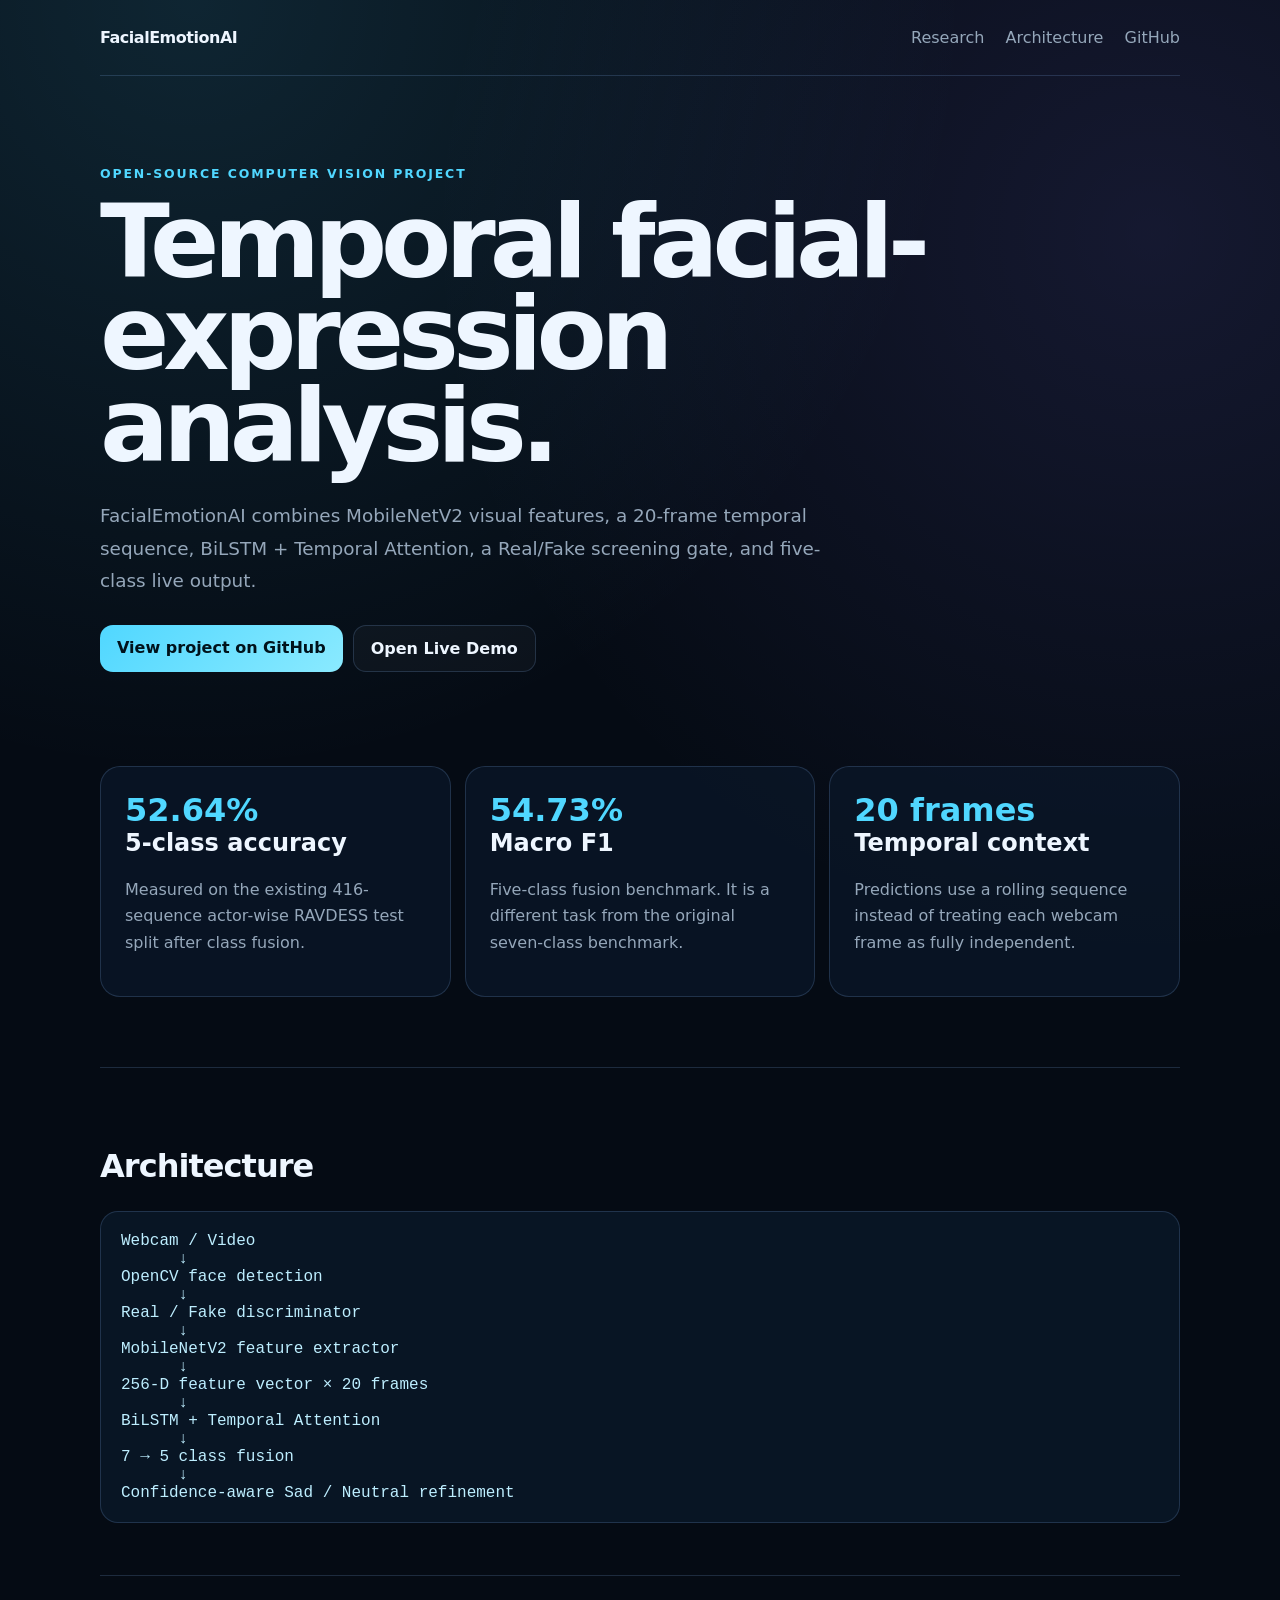
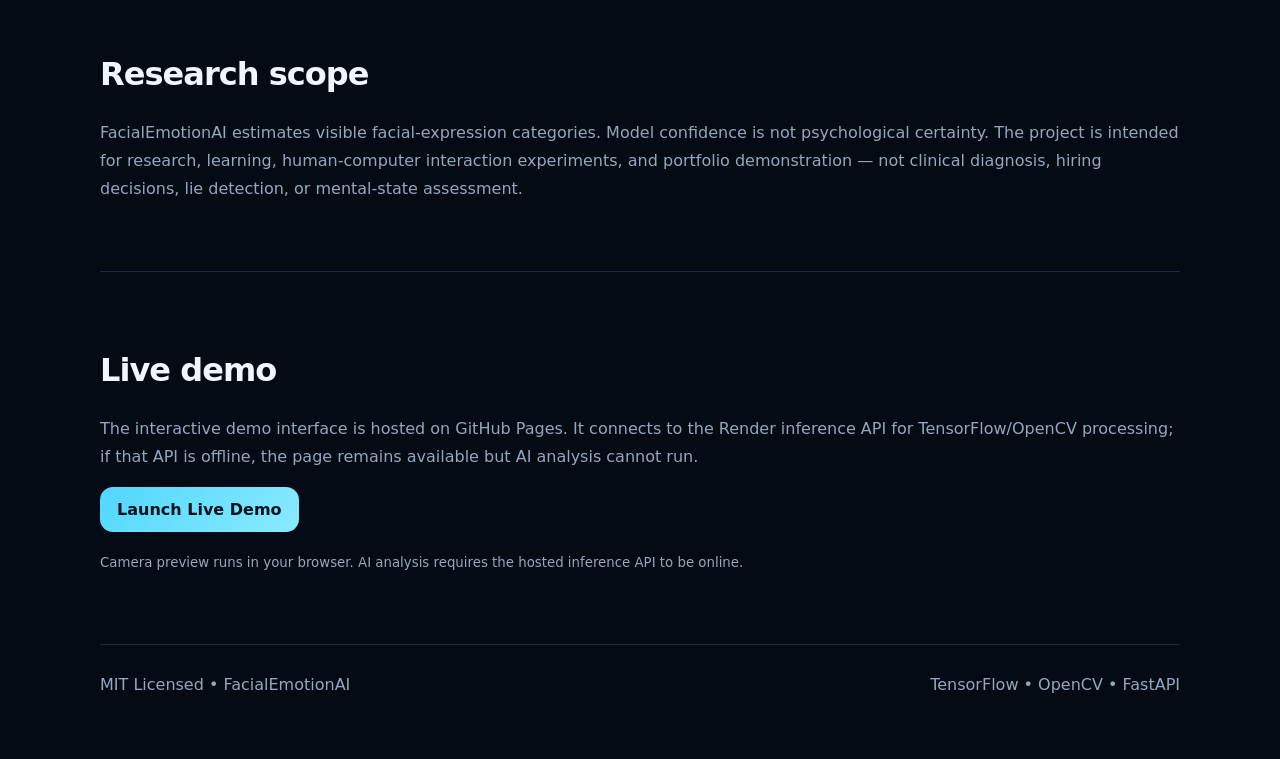
<file: docs/index.html>
<!doctype html>
<html lang="en">
<head>
  <meta charset="utf-8">
  <meta name="viewport" content="width=device-width, initial-scale=1">
  <meta name="robots" content="index,follow">
  <meta name="theme-color" content="#07111f">
  <meta name="description" content="FacialEmotionAI is an open-source temporal facial-expression analysis project using MobileNetV2, BiLSTM attention, anti-spoofing, and five-class live inference.">
  <meta property="og:title" content="FacialEmotionAI — Temporal Facial Expression Analysis">
  <meta property="og:description" content="Open-source webcam and video facial-expression analysis with temporal attention and anti-spoofing.">
  <meta property="og:type" content="website">
  <meta property="og:url" content="https://arianharashchi-lang.github.io/FacialEmotionAI/">
  <link rel="canonical" href="https://arianharashchi-lang.github.io/FacialEmotionAI/">
  <title>FacialEmotionAI — Temporal Facial Expression Analysis</title>
  <style>
    :root{color-scheme:dark;--bg:#050b14;--text:#eef6ff;--muted:#95a7ba;--line:rgba(137,186,255,.18);--accent:#50d7ff;--purple:#8b7cff}
    *{box-sizing:border-box}body{margin:0;min-height:100vh;font-family:Inter,ui-sans-serif,system-ui,-apple-system,"Segoe UI",sans-serif;color:var(--text);background:radial-gradient(circle at 15% 0%,rgba(80,215,255,.13),transparent 30%),radial-gradient(circle at 90% 10%,rgba(139,124,255,.12),transparent 30%),var(--bg)}
    .wrap{width:min(1080px,calc(100% - 32px));margin:auto}.nav{height:76px;display:flex;align-items:center;justify-content:space-between;border-bottom:1px solid var(--line)}.brand{font-weight:850;letter-spacing:-.03em}.nav a{color:var(--muted);text-decoration:none;margin-left:16px}
    .hero{padding:90px 0 70px;max-width:900px}.eyebrow{font-size:.78rem;letter-spacing:.15em;color:var(--accent);font-weight:800}.hero h1{font-size:clamp(3rem,8vw,7rem);line-height:.9;letter-spacing:-.06em;margin:15px 0 28px}.lead{font-size:1.15rem;line-height:1.75;color:var(--muted);max-width:760px}
    .actions{display:flex;gap:10px;flex-wrap:wrap;margin-top:28px}.btn{display:inline-flex;padding:13px 17px;border-radius:13px;text-decoration:none;font-weight:800}.primary{background:linear-gradient(135deg,var(--accent),#8aeaff);color:#00121b}.secondary{border:1px solid var(--line);color:var(--text);background:rgba(255,255,255,.03)}
    .grid{display:grid;grid-template-columns:repeat(3,1fr);gap:14px;margin:24px 0 70px}.card{border:1px solid var(--line);border-radius:20px;background:rgba(12,25,43,.65);padding:24px;min-height:180px}.card h2{margin-top:0}.card p{color:var(--muted);line-height:1.65}.metric{font-size:2rem;font-weight:850;color:var(--accent)}
    .section{padding:52px 0;border-top:1px solid var(--line)}.section h2{font-size:2rem;letter-spacing:-.03em}.pipeline{font-family:ui-monospace,SFMono-Regular,Menlo,monospace;color:#bdeeff;background:#081524;border:1px solid var(--line);border-radius:18px;padding:20px;overflow:auto;white-space:pre}.note{color:var(--muted);line-height:1.75}
    footer{padding:30px 0 50px;border-top:1px solid var(--line);color:var(--muted);display:flex;justify-content:space-between;gap:14px}
    @media(max-width:760px){.grid{grid-template-columns:1fr}.hero{padding-top:55px}.nav-links{display:none}footer{flex-direction:column}}
  </style>
</head>
<body>
  <div class="wrap">
    <nav class="nav">
      <div class="brand">FacialEmotionAI</div>
      <div class="nav-links">
        <a href="#research">Research</a>
        <a href="#architecture">Architecture</a>
        <a href="https://github.com/arianharashchi-lang/FacialEmotionAI">GitHub</a>
      </div>
    </nav>

    <main>
      <section class="hero">
        <div class="eyebrow">OPEN-SOURCE COMPUTER VISION PROJECT</div>
        <h1>Temporal facial-expression analysis.</h1>
        <p class="lead">
          FacialEmotionAI combines MobileNetV2 visual features, a 20-frame temporal sequence, BiLSTM + Temporal Attention, a Real/Fake screening gate, and five-class live output.
        </p>
        <div class="actions">
          <a class="btn primary" href="https://github.com/arianharashchi-lang/FacialEmotionAI">View project on GitHub</a>
          <a class="btn secondary" href="./demo.html">Open Live Demo</a>
        </div>
      </section>

      <section class="grid">
        <article class="card"><div class="metric">52.64%</div><h2>5-class accuracy</h2><p>Measured on the existing 416-sequence actor-wise RAVDESS test split after class fusion.</p></article>
        <article class="card"><div class="metric">54.73%</div><h2>Macro F1</h2><p>Five-class fusion benchmark. It is a different task from the original seven-class benchmark.</p></article>
        <article class="card"><div class="metric">20 frames</div><h2>Temporal context</h2><p>Predictions use a rolling sequence instead of treating each webcam frame as fully independent.</p></article>
      </section>

      <section id="architecture" class="section">
        <h2>Architecture</h2>
        <div class="pipeline">Webcam / Video
      ↓
OpenCV face detection
      ↓
Real / Fake discriminator
      ↓
MobileNetV2 feature extractor
      ↓
256-D feature vector × 20 frames
      ↓
BiLSTM + Temporal Attention
      ↓
7 → 5 class fusion
      ↓
Confidence-aware Sad / Neutral refinement</div>
      </section>

      <section id="research" class="section">
        <h2>Research scope</h2>
        <p class="note">
          FacialEmotionAI estimates visible facial-expression categories. Model confidence is not psychological certainty. The project is intended for research, learning, human-computer interaction experiments, and portfolio demonstration — not clinical diagnosis, hiring decisions, lie detection, or mental-state assessment.
        </p>
      </section>

      <section id="live-demo" class="section">
        <h2>Live demo</h2>
        <p class="note">
          The interactive demo interface is hosted on GitHub Pages. It connects to the Render inference API for TensorFlow/OpenCV processing; if that API is offline, the page remains available but AI analysis cannot run.
        </p>
        <a class="btn primary" href="./demo.html">Launch Live Demo</a>
        <p class="note"><small>Camera preview runs in your browser. AI analysis requires the hosted inference API to be online.</small></p>
      </section>
    </main>

    <footer>
      <span>MIT Licensed • FacialEmotionAI</span>
      <span>TensorFlow • OpenCV • FastAPI</span>
    </footer>
  </div>
</body>
</html>
</file>
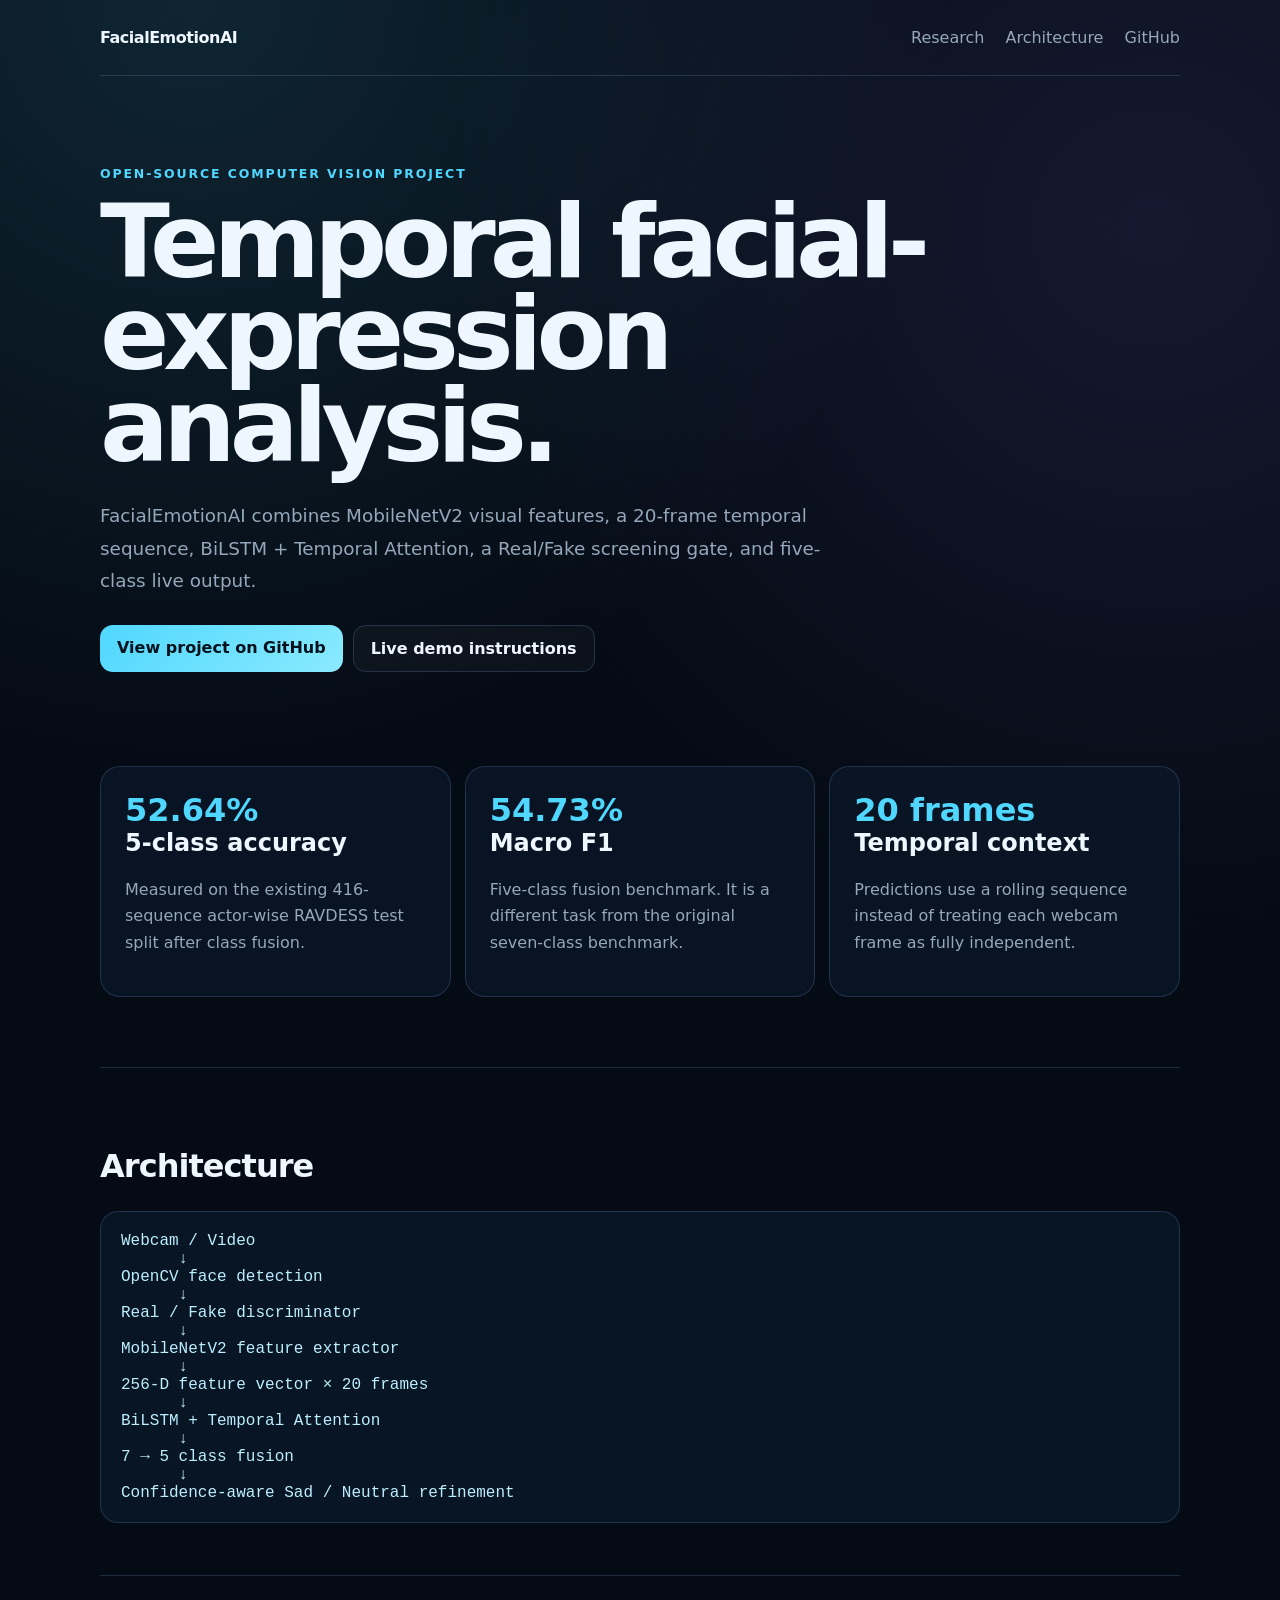
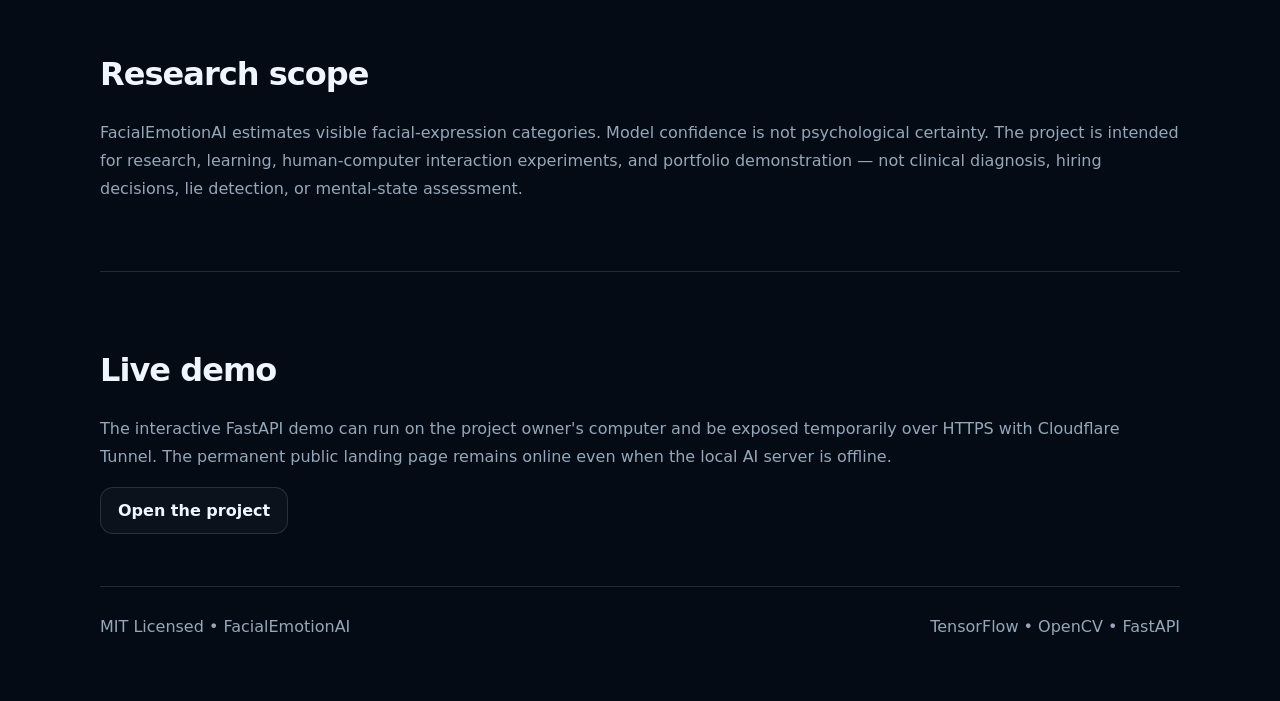
<file: site/index.html>
<!doctype html>
<html lang="en">
<head>
  <meta charset="utf-8">
  <meta name="viewport" content="width=device-width, initial-scale=1">
  <meta name="robots" content="index,follow">
  <meta name="theme-color" content="#07111f">
  <meta name="description" content="FacialEmotionAI is an open-source temporal facial-expression analysis project using MobileNetV2, BiLSTM attention, anti-spoofing, and five-class live inference.">
  <meta property="og:title" content="FacialEmotionAI — Temporal Facial Expression Analysis">
  <meta property="og:description" content="Open-source webcam and video facial-expression analysis with temporal attention and anti-spoofing.">
  <meta property="og:type" content="website">
  <title>FacialEmotionAI — Temporal Facial Expression Analysis</title>
  <style>
    :root{color-scheme:dark;--bg:#050b14;--text:#eef6ff;--muted:#95a7ba;--line:rgba(137,186,255,.18);--accent:#50d7ff;--purple:#8b7cff}
    *{box-sizing:border-box}body{margin:0;min-height:100vh;font-family:Inter,ui-sans-serif,system-ui,-apple-system,"Segoe UI",sans-serif;color:var(--text);background:radial-gradient(circle at 15% 0%,rgba(80,215,255,.13),transparent 30%),radial-gradient(circle at 90% 10%,rgba(139,124,255,.12),transparent 30%),var(--bg)}
    .wrap{width:min(1080px,calc(100% - 32px));margin:auto}.nav{height:76px;display:flex;align-items:center;justify-content:space-between;border-bottom:1px solid var(--line)}.brand{font-weight:850;letter-spacing:-.03em}.nav a{color:var(--muted);text-decoration:none;margin-left:16px}
    .hero{padding:90px 0 70px;max-width:900px}.eyebrow{font-size:.78rem;letter-spacing:.15em;color:var(--accent);font-weight:800}.hero h1{font-size:clamp(3rem,8vw,7rem);line-height:.9;letter-spacing:-.06em;margin:15px 0 28px}.lead{font-size:1.15rem;line-height:1.75;color:var(--muted);max-width:760px}
    .actions{display:flex;gap:10px;flex-wrap:wrap;margin-top:28px}.btn{display:inline-flex;padding:13px 17px;border-radius:13px;text-decoration:none;font-weight:800}.primary{background:linear-gradient(135deg,var(--accent),#8aeaff);color:#00121b}.secondary{border:1px solid var(--line);color:var(--text);background:rgba(255,255,255,.03)}
    .grid{display:grid;grid-template-columns:repeat(3,1fr);gap:14px;margin:24px 0 70px}.card{border:1px solid var(--line);border-radius:20px;background:rgba(12,25,43,.65);padding:24px;min-height:180px}.card h2{margin-top:0}.card p{color:var(--muted);line-height:1.65}.metric{font-size:2rem;font-weight:850;color:var(--accent)}
    .section{padding:52px 0;border-top:1px solid var(--line)}.section h2{font-size:2rem;letter-spacing:-.03em}.pipeline{font-family:ui-monospace,SFMono-Regular,Menlo,monospace;color:#bdeeff;background:#081524;border:1px solid var(--line);border-radius:18px;padding:20px;overflow:auto;white-space:pre}.note{color:var(--muted);line-height:1.75}
    footer{padding:30px 0 50px;border-top:1px solid var(--line);color:var(--muted);display:flex;justify-content:space-between;gap:14px}
    @media(max-width:760px){.grid{grid-template-columns:1fr}.hero{padding-top:55px}.nav-links{display:none}footer{flex-direction:column}}
  </style>
</head>
<body>
  <div class="wrap">
    <nav class="nav">
      <div class="brand">FacialEmotionAI</div>
      <div class="nav-links">
        <a href="#research">Research</a>
        <a href="#architecture">Architecture</a>
        <a href="https://github.com/arianharashchi-lang/FacialEmotionAI">GitHub</a>
      </div>
    </nav>

    <main>
      <section class="hero">
        <div class="eyebrow">OPEN-SOURCE COMPUTER VISION PROJECT</div>
        <h1>Temporal facial-expression analysis.</h1>
        <p class="lead">
          FacialEmotionAI combines MobileNetV2 visual features, a 20-frame temporal sequence, BiLSTM + Temporal Attention, a Real/Fake screening gate, and five-class live output.
        </p>
        <div class="actions">
          <a class="btn primary" href="https://github.com/arianharashchi-lang/FacialEmotionAI">View project on GitHub</a>
          <a class="btn secondary" href="#live-demo">Live demo instructions</a>
        </div>
      </section>

      <section class="grid">
        <article class="card"><div class="metric">52.64%</div><h2>5-class accuracy</h2><p>Measured on the existing 416-sequence actor-wise RAVDESS test split after class fusion.</p></article>
        <article class="card"><div class="metric">54.73%</div><h2>Macro F1</h2><p>Five-class fusion benchmark. It is a different task from the original seven-class benchmark.</p></article>
        <article class="card"><div class="metric">20 frames</div><h2>Temporal context</h2><p>Predictions use a rolling sequence instead of treating each webcam frame as fully independent.</p></article>
      </section>

      <section id="architecture" class="section">
        <h2>Architecture</h2>
        <div class="pipeline">Webcam / Video
      ↓
OpenCV face detection
      ↓
Real / Fake discriminator
      ↓
MobileNetV2 feature extractor
      ↓
256-D feature vector × 20 frames
      ↓
BiLSTM + Temporal Attention
      ↓
7 → 5 class fusion
      ↓
Confidence-aware Sad / Neutral refinement</div>
      </section>

      <section id="research" class="section">
        <h2>Research scope</h2>
        <p class="note">
          FacialEmotionAI estimates visible facial-expression categories. Model confidence is not psychological certainty. The project is intended for research, learning, human-computer interaction experiments, and portfolio demonstration — not clinical diagnosis, hiring decisions, lie detection, or mental-state assessment.
        </p>
      </section>

      <section id="live-demo" class="section">
        <h2>Live demo</h2>
        <p class="note">
          The interactive FastAPI demo can run on the project owner's computer and be exposed temporarily over HTTPS with Cloudflare Tunnel. The permanent public landing page remains online even when the local AI server is offline.
        </p>
        <a class="btn secondary" href="https://github.com/arianharashchi-lang/FacialEmotionAI">Open the project</a>
      </section>
    </main>

    <footer>
      <span>MIT Licensed • FacialEmotionAI</span>
      <span>TensorFlow • OpenCV • FastAPI</span>
    </footer>
  </div>
</body>
</html>
</file>
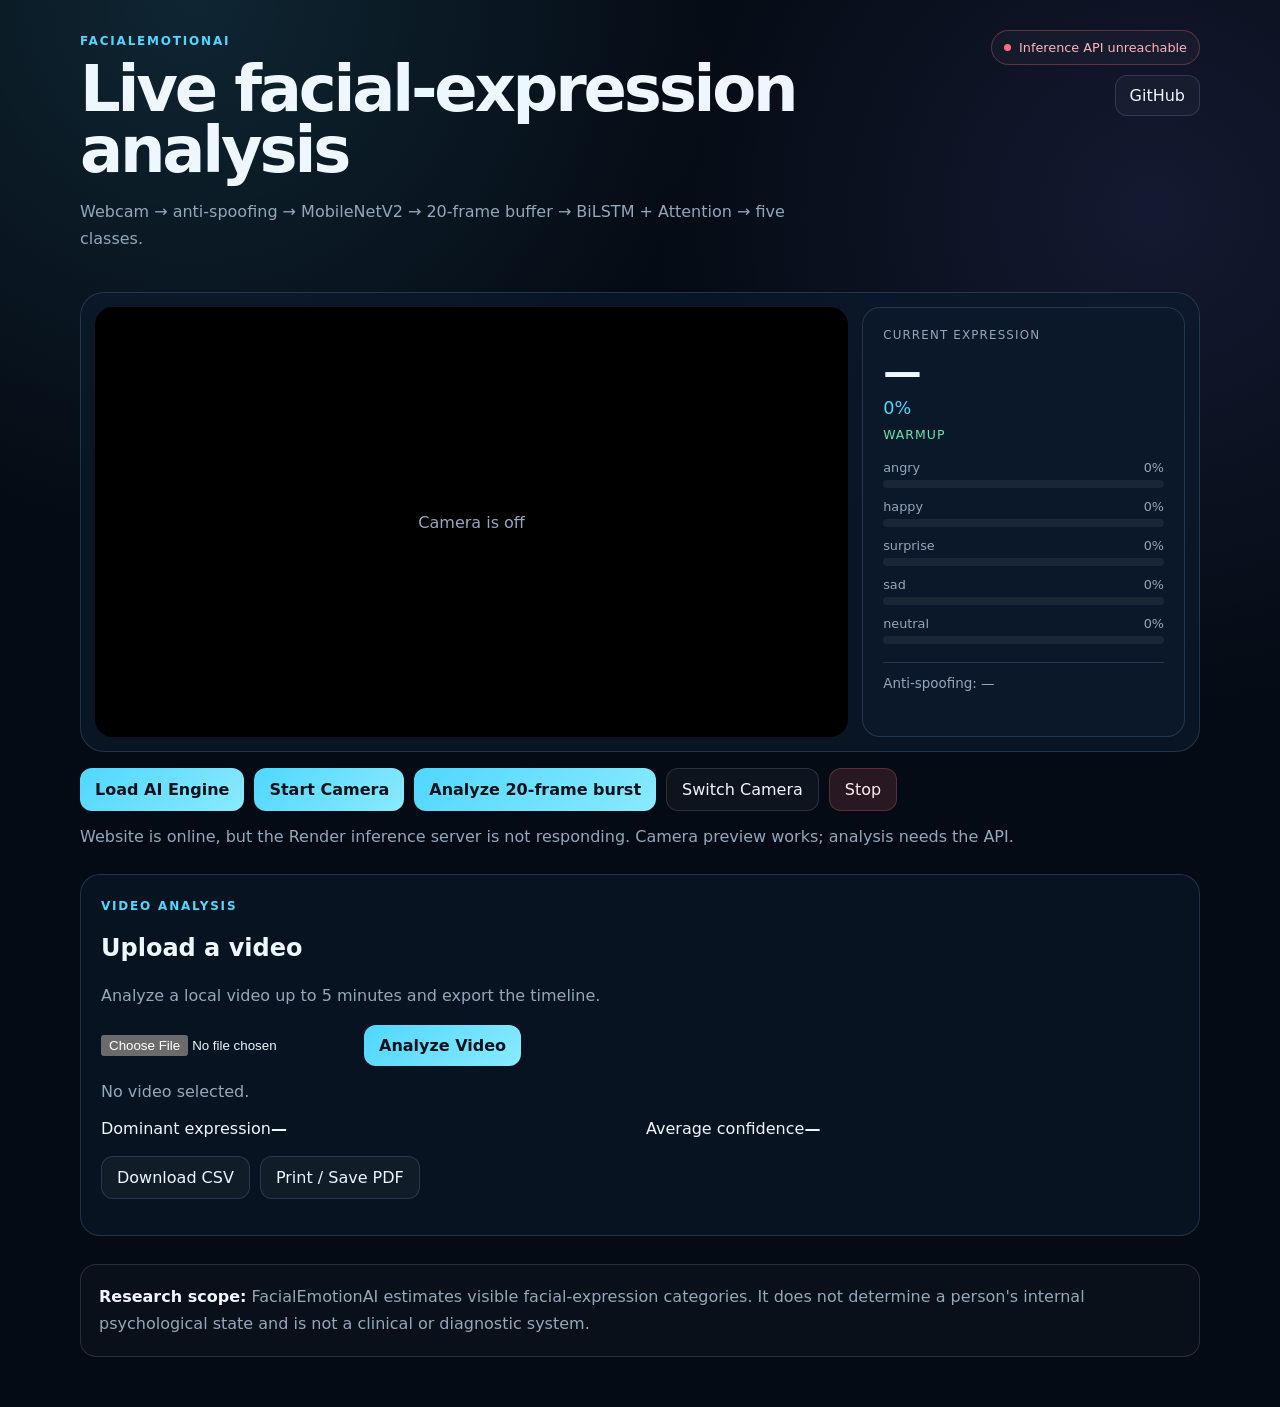
<file: docs/demo.html>
<!doctype html>
<html lang="en">
<head>
  <meta charset="utf-8">
  <meta name="viewport" content="width=device-width, initial-scale=1">
  <title>FacialEmotionAI Live Demo</title>
  <meta name="description" content="Live temporal facial-expression analysis demo for FacialEmotionAI.">
  <link rel="stylesheet" href="./style.css">
</head>
<body>
  <main class="wrap">
    <header>
      <div>
        <span class="eyebrow">FACIALEMOTIONAI</span>
        <h1>Live facial-expression analysis</h1>
        <p class="lead">Webcam → anti-spoofing → MobileNetV2 → 20-frame buffer → BiLSTM + Attention → five classes.</p>
      </div>
      <div class="header-actions"><span id="backendBadge" class="backend-badge">Checking inference API…</span><a class="github" href="https://github.com/arianharashchi-lang/FacialEmotionAI" target="_blank" rel="noreferrer">GitHub</a></div>
    </header>

    <section class="panel">
      <div class="camera">
        <video id="video" autoplay playsinline muted></video>
        <canvas id="canvas" hidden></canvas>
        <div id="overlay" class="overlay">Camera is off</div>
      </div>

      <aside class="result">
        <div class="kicker">Current expression</div>
        <div id="emotion" class="emotion">—</div>
        <div id="confidence" class="confidence">0%</div>
        <div id="reliability" class="reliability">WARMUP</div>
        <div id="bars"></div>
        <div id="spoof" class="spoof">Anti-spoofing: —</div>
      </aside>
    </section>

    <section class="controls">
      <button id="load" class="primary">Load AI Engine</button>
      <button id="start" class="primary">Start Camera</button>
      <button id="analyze" class="primary">Analyze 20-frame burst</button>
      <button id="switch">Switch Camera</button>
      <button id="stop" class="danger">Stop</button>
    </section>

    <p id="status" class="status">Checking the inference service…</p>

    <section class="upload-section" style="margin-top:28px;padding:20px;border:1px solid rgba(137,186,255,.18);border-radius:20px;background:rgba(12,25,43,.62)">
      <div class="upload-head">
        <div>
          <span class="eyebrow">VIDEO ANALYSIS</span>
          <h2>Upload a video</h2>
          <p class="lead small">Analyze a local video up to 5 minutes and export the timeline.</p>
        </div>
      </div>

      <div class="upload-controls" style="display:flex;gap:10px;flex-wrap:wrap;align-items:center">
        <input id="videoFile" type="file" accept="video/*">
        <button id="analyzeVideo" class="primary">Analyze Video</button>
      </div>
      <p id="videoStatus" class="status">No video selected.</p>

      <div id="videoResult" class="video-result" style="margin-top:18px">
        <div class="summary-grid" style="display:grid;grid-template-columns:repeat(2,minmax(0,1fr));gap:12px;margin:18px 0">
          <div><span>Dominant expression</span><strong id="videoDominant">—</strong></div>
          <div><span>Average confidence</span><strong id="videoConfidence">—</strong></div>
        </div>
        <div id="videoBars"></div>
        <div class="controls">
          <button id="downloadCsv">Download CSV</button>
          <button id="printReport">Print / Save PDF</button>
        </div>
        <div id="timeline" class="timeline"></div>
      </div>
    </section>

    <section class="note">
      <strong>Research scope:</strong>
      FacialEmotionAI estimates visible facial-expression categories. It does not determine a person's internal psychological state and is not a clinical or diagnostic system.
    </section>
  </main>

  <script src="./app.js"></script>
</body>
</html>
</file>
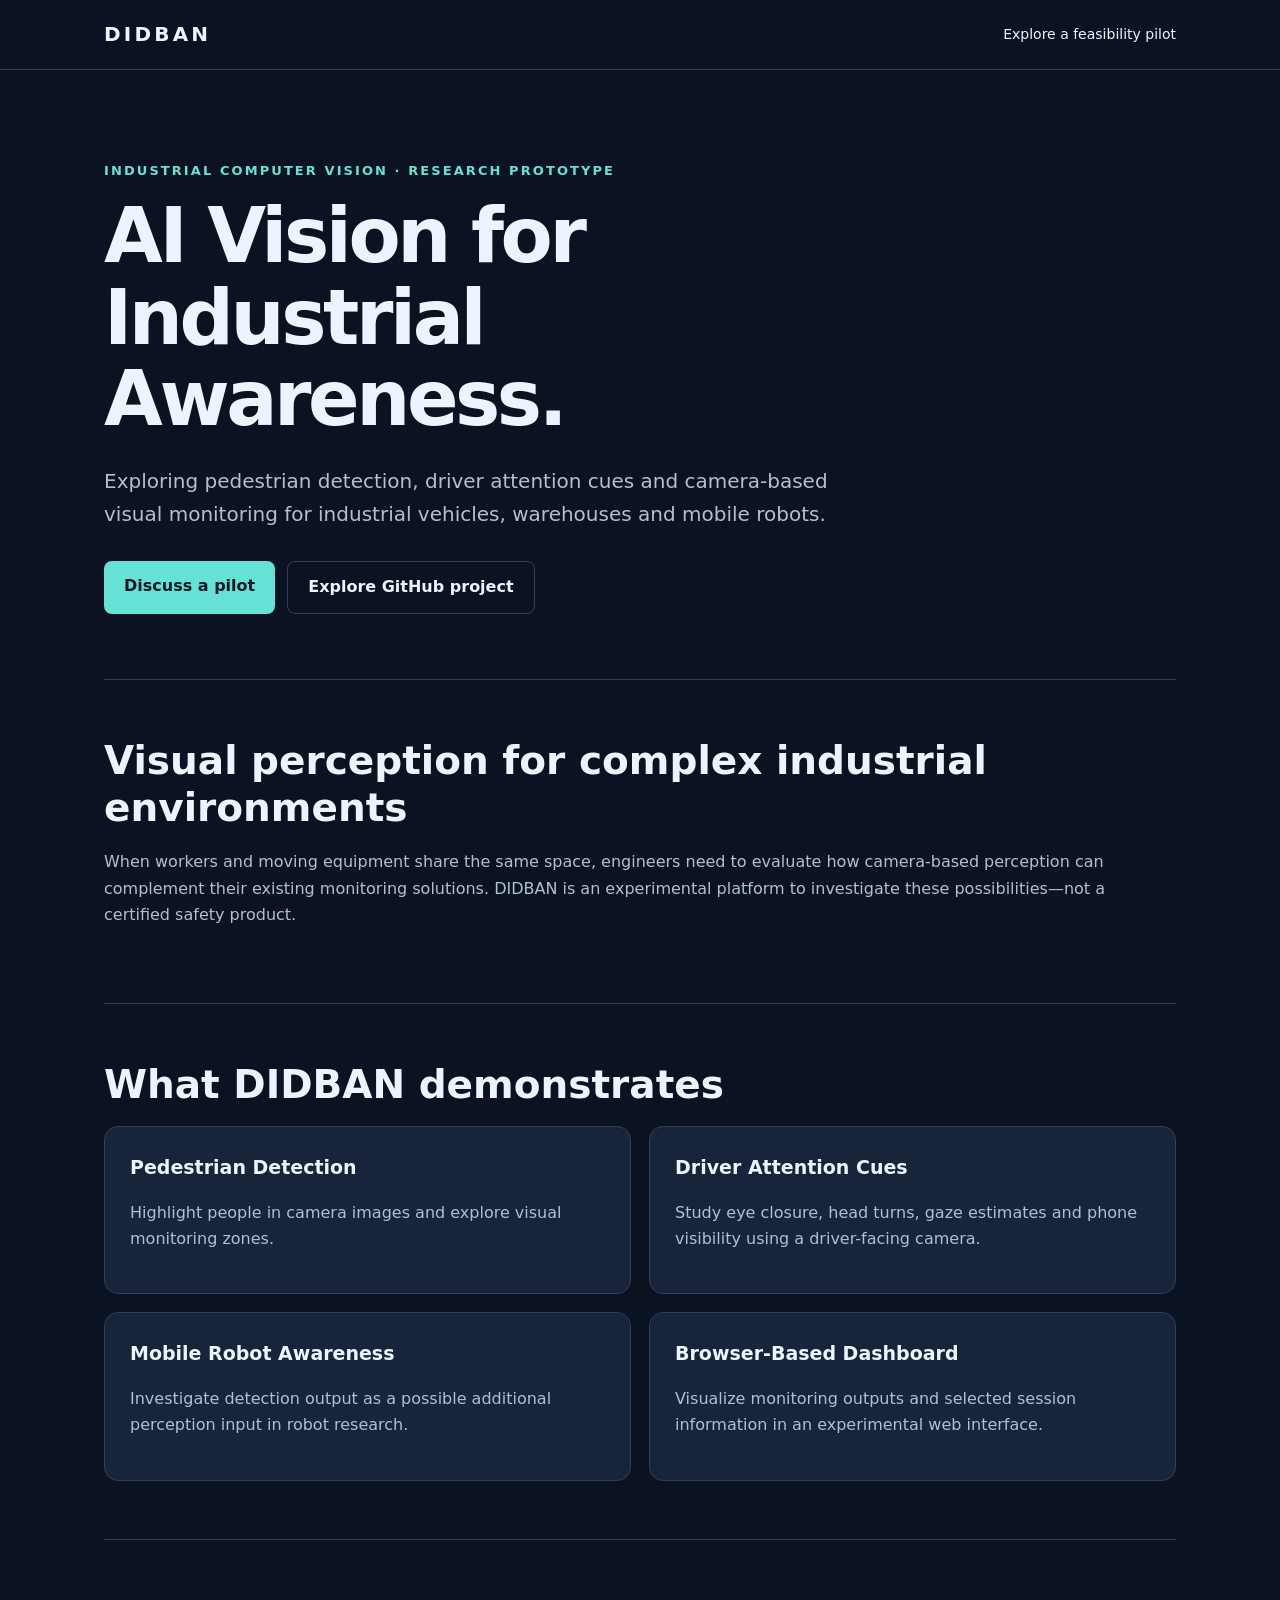
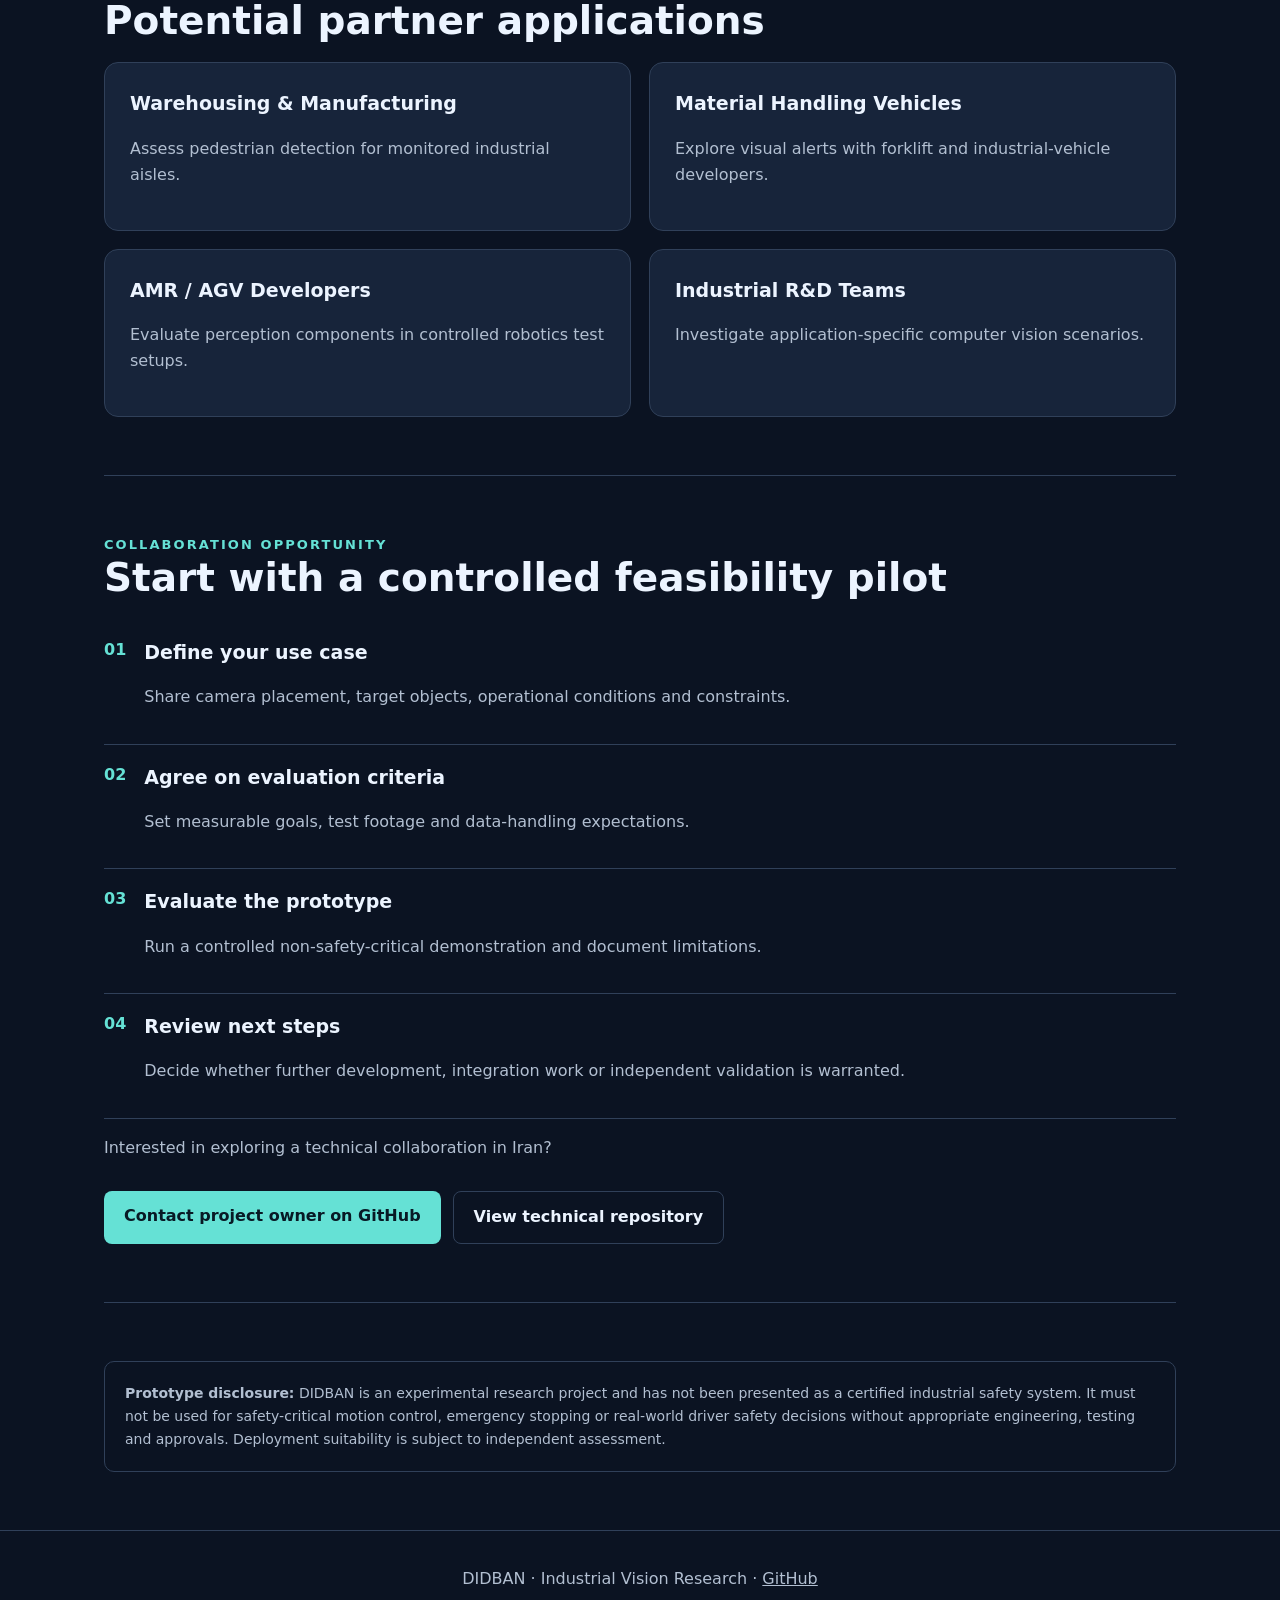
<file: docs/didban-industrial-pilot.html>
<!doctype html>
<html lang="en"><head><meta charset="utf-8"><meta name="viewport" content="width=device-width, initial-scale=1"><meta name="description" content="DIDBAN explores AI-powered pedestrian awareness, driver monitoring and visual perception for industrial vehicles and mobile robots."><title>DIDBAN | Industrial AI Vision Pilot</title>
<style>
:root{color-scheme:dark;--ink:#ecf4ff;--muted:#b2bfd1;--bg:#0b1322;--panel:#17243a;--cyan:#65e1d5;--edge:#304059}*{box-sizing:border-box}html{scroll-behavior:smooth}body{margin:0;background:var(--bg);color:var(--ink);font:16px/1.65 system-ui,-apple-system,Segoe UI,sans-serif}a{color:inherit}header{border-bottom:1px solid var(--edge)}nav{max-width:1120px;margin:auto;padding:18px 24px;display:flex;align-items:center;justify-content:space-between;gap:15px}nav strong{letter-spacing:.16em;font-size:20px}nav a{text-decoration:none;font-size:14px}.btn{display:inline-block;padding:12px 20px;border-radius:8px;background:var(--cyan);color:#081925;text-decoration:none;font-weight:750}.secondary{background:transparent;color:var(--ink);border:1px solid var(--edge)}main{max-width:1120px;margin:auto;padding:0 24px}.hero{padding:90px 0 65px;max-width:850px}.eyebrow{color:var(--cyan);text-transform:uppercase;letter-spacing:.16em;font-size:13px;font-weight:700}h1{font-size:clamp(40px,7vw,76px);line-height:1.07;letter-spacing:-.045em;margin:14px 0 26px}h2{font-size:clamp(27px,4vw,39px);line-height:1.2;margin:0 0 18px}h3{margin:0 0 10px;font-size:19px}.lead{font-size:20px;color:var(--muted);max-width:760px}p{color:var(--muted)}.actions{display:flex;gap:12px;flex-wrap:wrap;margin-top:30px}section{padding:58px 0;border-top:1px solid var(--edge)}.grid{display:grid;grid-template-columns:repeat(2,minmax(0,1fr));gap:18px}.tile{background:var(--panel);border:1px solid var(--edge);padding:25px;border-radius:14px}.step{display:flex;gap:18px;padding:17px 0;border-bottom:1px solid var(--edge)}.num{font-weight:800;color:var(--cyan)}.notice{padding:20px;border:1px solid var(--edge);border-radius:10px;font-size:14px;color:var(--muted)}footer{padding:35px 24px;text-align:center;color:var(--muted);border-top:1px solid var(--edge)}@media(max-width:650px){.grid{grid-template-columns:1fr}.hero{padding:65px 0 46px}.lead{font-size:18px}nav{flex-wrap:wrap}}
</style></head>
<body><header><nav><strong>DIDBAN</strong><a href="#pilot">Explore a feasibility pilot</a></nav></header><main>
<div class="hero"><div class="eyebrow">Industrial Computer Vision · Research Prototype</div><h1>AI Vision for Industrial Awareness.</h1><p class="lead">Exploring pedestrian detection, driver attention cues and camera-based visual monitoring for industrial vehicles, warehouses and mobile robots.</p><div class="actions"><a class="btn" href="#pilot">Discuss a pilot</a><a class="btn secondary" href="https://github.com/arianharashchi-lang/Driver_-monitoring">Explore GitHub project</a></div></div>
<section><h2>Visual perception for complex industrial environments</h2><p>When workers and moving equipment share the same space, engineers need to evaluate how camera-based perception can complement their existing monitoring solutions. DIDBAN is an experimental platform to investigate these possibilities—not a certified safety product.</p></section>
<section id="capabilities"><h2>What DIDBAN demonstrates</h2><div class="grid"><article class="tile"><h3>Pedestrian Detection</h3><p>Highlight people in camera images and explore visual monitoring zones.</p></article><article class="tile"><h3>Driver Attention Cues</h3><p>Study eye closure, head turns, gaze estimates and phone visibility using a driver-facing camera.</p></article><article class="tile"><h3>Mobile Robot Awareness</h3><p>Investigate detection output as a possible additional perception input in robot research.</p></article><article class="tile"><h3>Browser-Based Dashboard</h3><p>Visualize monitoring outputs and selected session information in an experimental web interface.</p></article></div></section>
<section><h2>Potential partner applications</h2><div class="grid"><div class="tile"><h3>Warehousing & Manufacturing</h3><p>Assess pedestrian detection for monitored industrial aisles.</p></div><div class="tile"><h3>Material Handling Vehicles</h3><p>Explore visual alerts with forklift and industrial-vehicle developers.</p></div><div class="tile"><h3>AMR / AGV Developers</h3><p>Evaluate perception components in controlled robotics test setups.</p></div><div class="tile"><h3>Industrial R&D Teams</h3><p>Investigate application-specific computer vision scenarios.</p></div></div></section>
<section id="pilot"><div class="eyebrow">Collaboration opportunity</div><h2>Start with a controlled feasibility pilot</h2><div class="step"><span class="num">01</span><div><h3>Define your use case</h3><p>Share camera placement, target objects, operational conditions and constraints.</p></div></div><div class="step"><span class="num">02</span><div><h3>Agree on evaluation criteria</h3><p>Set measurable goals, test footage and data-handling expectations.</p></div></div><div class="step"><span class="num">03</span><div><h3>Evaluate the prototype</h3><p>Run a controlled non-safety-critical demonstration and document limitations.</p></div></div><div class="step"><span class="num">04</span><div><h3>Review next steps</h3><p>Decide whether further development, integration work or independent validation is warranted.</p></div></div><p>Interested in exploring a technical collaboration in Iran?</p><div class="actions"><a class="btn" href="https://github.com/arianharashchi-lang">Contact project owner on GitHub</a><a class="btn secondary" href="https://github.com/arianharashchi-lang/Driver_-monitoring">View technical repository</a></div></section>
<section><div class="notice"><strong>Prototype disclosure:</strong> DIDBAN is an experimental research project and has not been presented as a certified industrial safety system. It must not be used for safety-critical motion control, emergency stopping or real-world driver safety decisions without appropriate engineering, testing and approvals. Deployment suitability is subject to independent assessment.</div></section></main><footer>DIDBAN · Industrial Vision Research · <a href="https://github.com/arianharashchi-lang/Driver_-monitoring">GitHub</a></footer></body></html>
</file>
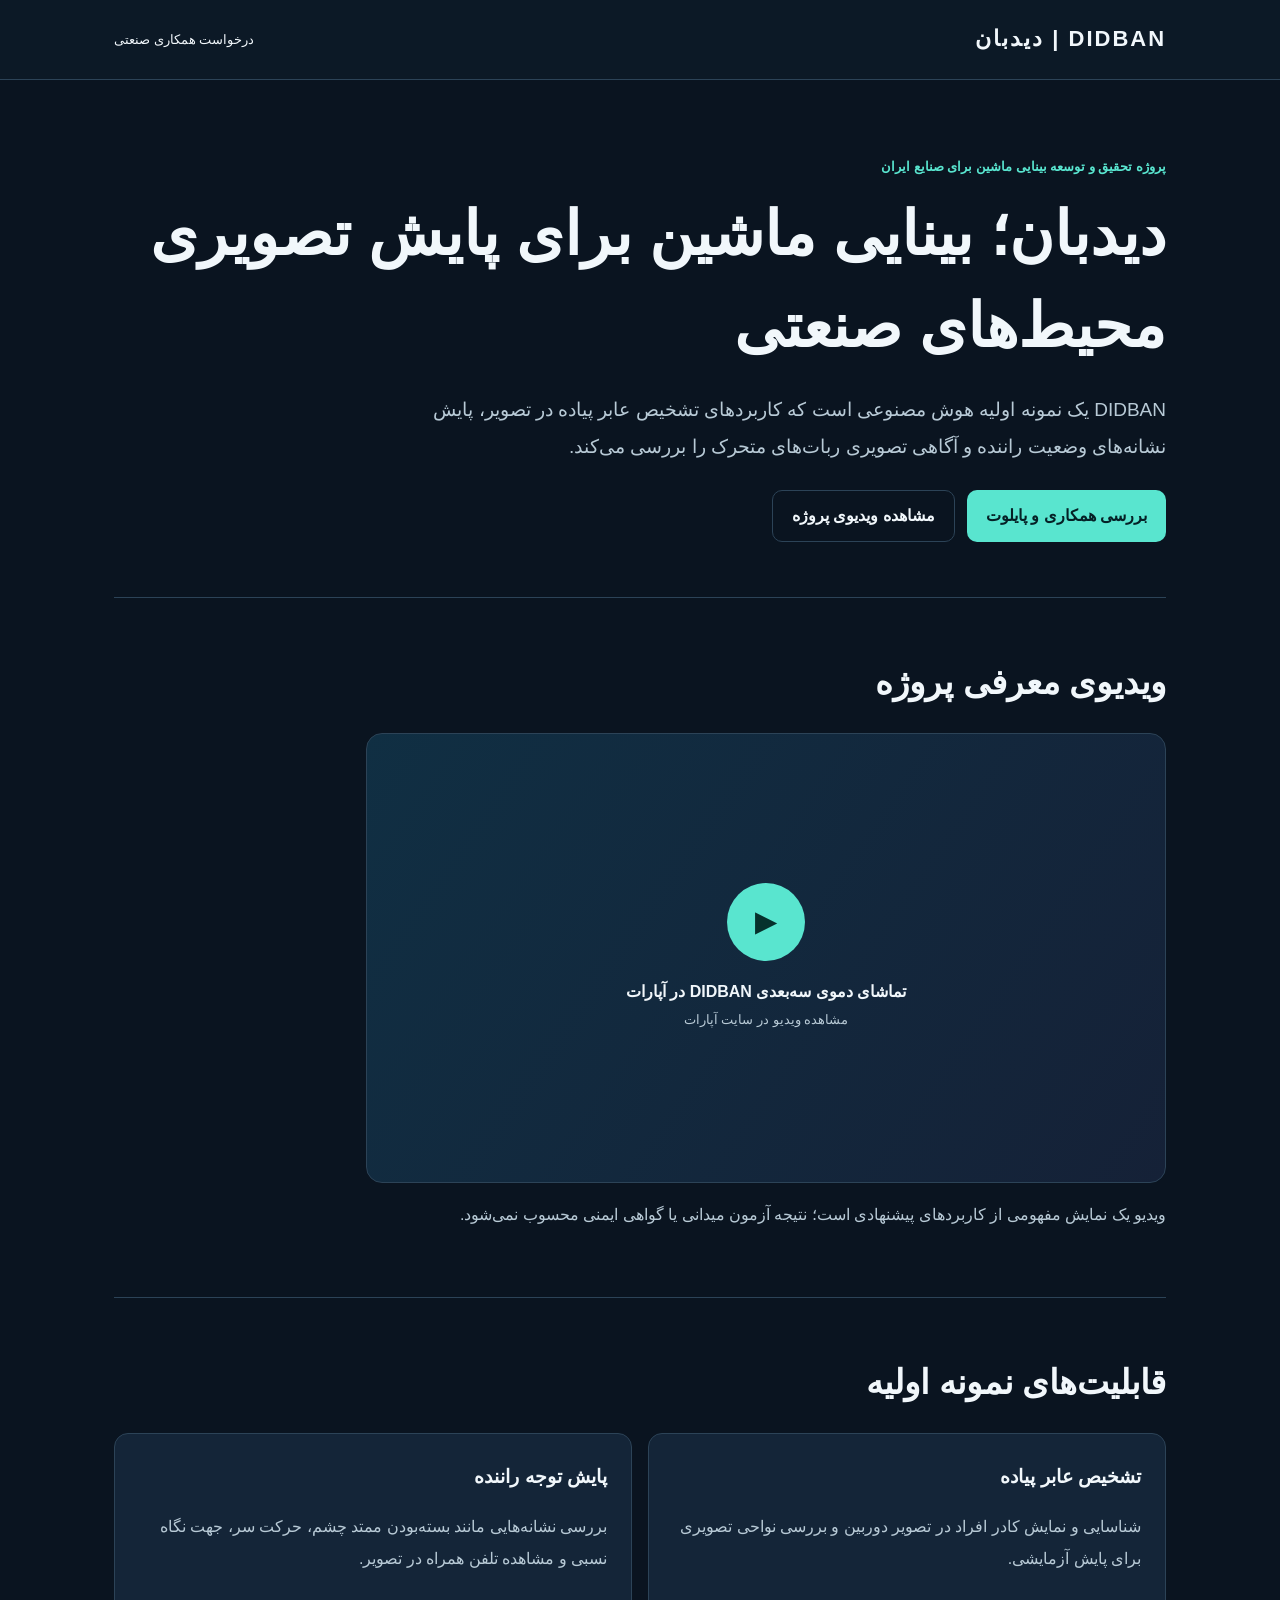
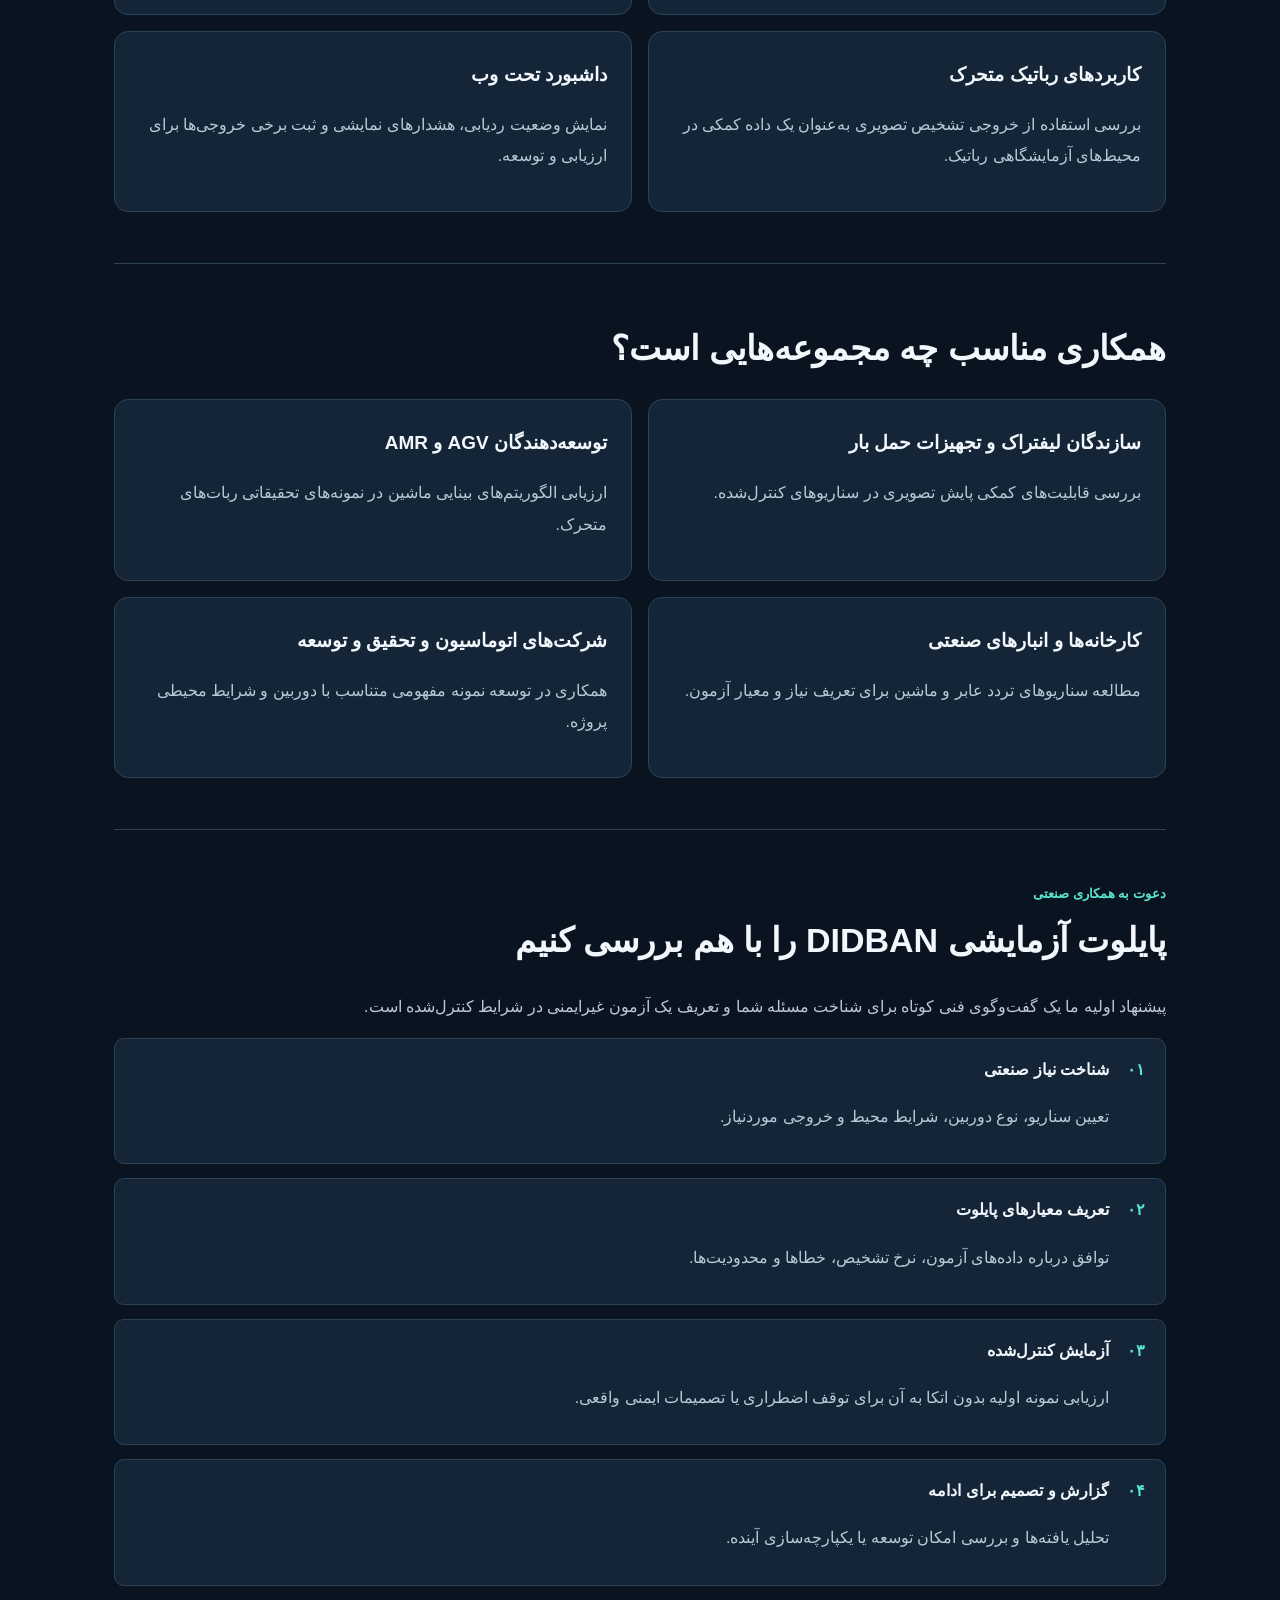
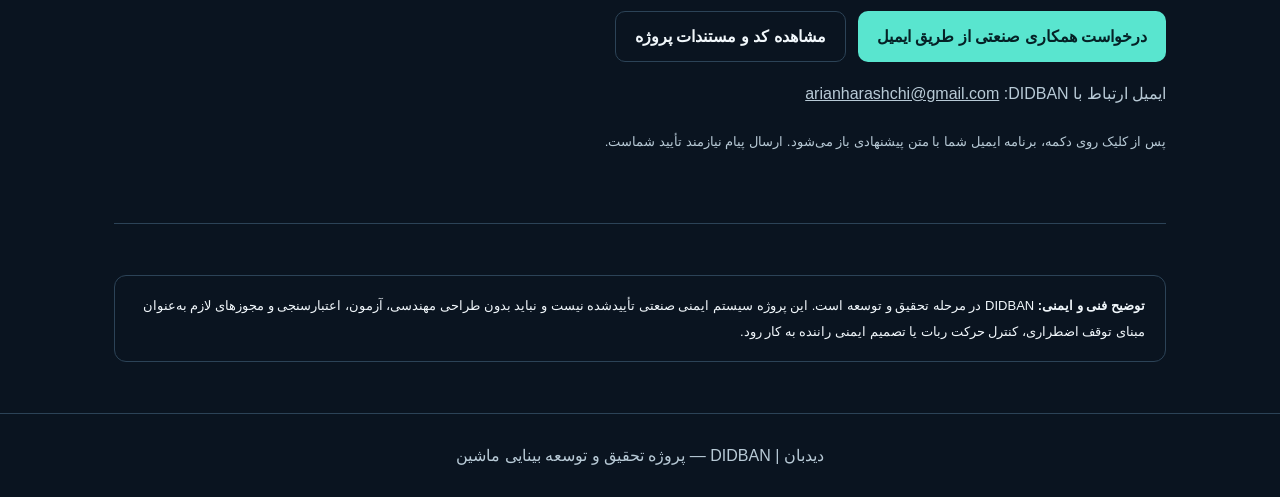
<file: docs/didban-iran.html>
<!doctype html>
<html lang="fa" dir="rtl">
<head>
<meta charset="utf-8"><meta name="viewport" content="width=device-width, initial-scale=1">
<meta name="description" content="DIDBAN | دیدبان: نمونه اولیه بینایی ماشین برای تشخیص عابر پیاده، پایش وضعیت راننده و کاربردهای رباتیک و صنعتی. درخواست بررسی پایلوت آزمایشی.">
<title>دیدبان DIDBAN | بینایی ماشین برای صنعت و رباتیک</title>
<style>
:root{color-scheme:dark;--bg:#0a1420;--card:#142538;--line:#2c4357;--text:#f1f7fb;--muted:#b8cad6;--accent:#59e5cf}*{box-sizing:border-box}html{scroll-behavior:smooth}body{margin:0;background:var(--bg);color:var(--text);font-family:Tahoma,"Segoe UI",sans-serif;line-height:1.95}a{color:inherit}header{border-bottom:1px solid var(--line);background:#0c1926}nav{max-width:1100px;margin:auto;padding:18px 24px;display:flex;justify-content:space-between;gap:15px;align-items:center}nav strong{letter-spacing:.09em;font-size:22px}nav a{font-size:13px;text-decoration:none}main{max-width:1100px;margin:auto;padding:0 24px}.hero{padding:74px 0 55px}.eyebrow{color:var(--accent);font-size:13px;font-weight:bold}h1{font-size:clamp(34px,6vw,61px);line-height:1.5;margin:10px 0}h2{font-size:clamp(24px,3vw,34px);margin:0 0 18px}h3{font-size:19px;margin:0 0 8px}.lead{font-size:19px;max-width:800px}p,li{color:var(--muted)}.buttons{display:flex;flex-wrap:wrap;gap:12px;margin-top:25px}.btn{display:inline-flex;align-items:center;justify-content:center;min-height:46px;padding:9px 19px;background:var(--accent);color:#052126;text-decoration:none;border-radius:10px;font-weight:800}.btn.outline{border:1px solid var(--line);color:var(--text);background:transparent}section{padding:51px 0;border-top:1px solid var(--line)}.grid{display:grid;grid-template-columns:repeat(2,minmax(0,1fr));gap:16px}.card{background:var(--card);border:1px solid var(--line);border-radius:14px;padding:24px}.video{aspect-ratio:16/9;max-width:800px;background:linear-gradient(125deg,#102f43,#152137);border:1px solid var(--line);border-radius:16px;display:flex;align-items:center;justify-content:center;flex-direction:column;text-align:center;padding:22px;text-decoration:none}.play{width:78px;height:78px;border-radius:50%;display:grid;place-items:center;color:#06312c;background:var(--accent);font-size:29px;margin-bottom:15px}.steps{display:grid;gap:14px}.step{display:flex;gap:18px;background:var(--card);border:1px solid var(--line);border-radius:10px;padding:15px 20px}.num{color:var(--accent);font-weight:800}.disclaimer{font-size:13px;border:1px solid var(--line);border-radius:12px;padding:17px 20px}footer{border-top:1px solid var(--line);text-align:center;color:var(--muted);padding:26px}small{color:var(--muted)}@media(max-width:700px){.grid{grid-template-columns:1fr}.hero{padding:48px 0 35px}nav{flex-wrap:wrap}}
</style></head>
<body><header><nav><strong>DIDBAN | دیدبان</strong><a href="#contact">درخواست همکاری صنعتی</a></nav></header>
<main>
<div class="hero"><div class="eyebrow">پروژه تحقیق و توسعه بینایی ماشین برای صنایع ایران</div><h1>دیدبان؛ بینایی ماشین برای پایش تصویری محیط‌های صنعتی</h1><p class="lead">DIDBAN یک نمونه اولیه هوش مصنوعی است که کاربردهای تشخیص عابر پیاده در تصویر، پایش نشانه‌های وضعیت راننده و آگاهی تصویری ربات‌های متحرک را بررسی می‌کند.</p><div class="buttons"><a class="btn" href="#contact">بررسی همکاری و پایلوت</a><a class="btn outline" href="#video">مشاهده ویدیوی پروژه</a></div></div>
<section id="video"><h2>ویدیوی معرفی پروژه</h2><a class="video" href="https://aparat.com/v/rvcr253" target="_blank" rel="noopener noreferrer" aria-label="تماشای ویدیو DIDBAN در آپارات"><span class="play">▶</span><strong>تماشای دموی سه‌بعدی DIDBAN در آپارات</strong><small>مشاهده ویدیو در سایت آپارات</small></a><p>ویدیو یک نمایش مفهومی از کاربردهای پیشنهادی است؛ نتیجه آزمون میدانی یا گواهی ایمنی محسوب نمی‌شود.</p></section>
<section><h2>قابلیت‌های نمونه اولیه</h2><div class="grid">
<article class="card"><h3>تشخیص عابر پیاده</h3><p>شناسایی و نمایش کادر افراد در تصویر دوربین و بررسی نواحی تصویری برای پایش آزمایشی.</p></article>
<article class="card"><h3>پایش توجه راننده</h3><p>بررسی نشانه‌هایی مانند بسته‌بودن ممتد چشم، حرکت سر، جهت نگاه نسبی و مشاهده تلفن همراه در تصویر.</p></article>
<article class="card"><h3>کاربردهای رباتیک متحرک</h3><p>بررسی استفاده از خروجی تشخیص تصویری به‌عنوان یک داده کمکی در محیط‌های آزمایشگاهی رباتیک.</p></article>
<article class="card"><h3>داشبورد تحت وب</h3><p>نمایش وضعیت ردیابی، هشدارهای نمایشی و ثبت برخی خروجی‌ها برای ارزیابی و توسعه.</p></article>
</div></section>
<section><h2>همکاری مناسب چه مجموعه‌هایی است؟</h2><div class="grid">
<div class="card"><h3>سازندگان لیفتراک و تجهیزات حمل بار</h3><p>بررسی قابلیت‌های کمکی پایش تصویری در سناریوهای کنترل‌شده.</p></div>
<div class="card"><h3>توسعه‌دهندگان AGV و AMR</h3><p>ارزیابی الگوریتم‌های بینایی ماشین در نمونه‌های تحقیقاتی ربات‌های متحرک.</p></div>
<div class="card"><h3>کارخانه‌ها و انبارهای صنعتی</h3><p>مطالعه سناریوهای تردد عابر و ماشین برای تعریف نیاز و معیار آزمون.</p></div>
<div class="card"><h3>شرکت‌های اتوماسیون و تحقیق و توسعه</h3><p>همکاری در توسعه نمونه مفهومی متناسب با دوربین و شرایط محیطی پروژه.</p></div>
</div></section>
<section id="contact"><div class="eyebrow">دعوت به همکاری صنعتی</div><h2>پایلوت آزمایشی DIDBAN را با هم بررسی کنیم</h2><p>پیشنهاد اولیه ما یک گفت‌وگوی فنی کوتاه برای شناخت مسئله شما و تعریف یک آزمون غیرایمنی در شرایط کنترل‌شده است.</p><div class="steps"><div class="step"><span class="num">۰۱</span><div><strong>شناخت نیاز صنعتی</strong><p>تعیین سناریو، نوع دوربین، شرایط محیط و خروجی موردنیاز.</p></div></div><div class="step"><span class="num">۰۲</span><div><strong>تعریف معیارهای پایلوت</strong><p>توافق درباره داده‌های آزمون، نرخ تشخیص، خطاها و محدودیت‌ها.</p></div></div><div class="step"><span class="num">۰۳</span><div><strong>آزمایش کنترل‌شده</strong><p>ارزیابی نمونه اولیه بدون اتکا به آن برای توقف اضطراری یا تصمیمات ایمنی واقعی.</p></div></div><div class="step"><span class="num">۰۴</span><div><strong>گزارش و تصمیم برای ادامه</strong><p>تحلیل یافته‌ها و بررسی امکان توسعه یا یکپارچه‌سازی آینده.</p></div></div></div>
<div class="buttons"><a class="btn" href="mailto:arianharashchi@gmail.com?subject=%D8%AF%D8%B1%D8%AE%D9%88%D8%A7%D8%B3%D8%AA%20%D9%87%D9%85%DA%A9%D8%A7%D8%B1%DB%8C%20%D8%B5%D9%86%D8%B9%D8%AA%DB%8C%20%D8%A8%D8%A7%20%D9%BE%D8%B1%D9%88%DA%98%D9%87%20DIDBAN&body=%D8%B3%D9%84%D8%A7%D9%85%D8%8C%0A%0A%D9%85%D8%A7%DB%8C%D9%84%20%D9%87%D8%B3%D8%AA%DB%8C%D9%85%20%D8%AF%D8%B1%D8%A8%D8%A7%D8%B1%D9%87%20%D9%87%D9%85%DA%A9%D8%A7%D8%B1%DB%8C%20%D8%B5%D9%86%D8%B9%D8%AA%DB%8C%20%DB%8C%D8%A7%20%D8%A7%D8%AC%D8%B1%D8%A7%DB%8C%20%D9%BE%D8%A7%DB%8C%D9%84%D9%88%D8%AA%20%D8%A2%D8%B2%D9%85%D8%A7%DB%8C%D8%B4%DB%8C%20%D9%BE%D8%B1%D9%88%DA%98%D9%87%20DIDBAN%20%DA%AF%D9%81%D8%AA%E2%80%8C%D9%88%DA%AF%D9%88%20%DA%A9%D9%86%DB%8C%D9%85.%0A%0A%D9%86%D8%A7%D9%85%20%D8%B4%D8%B1%DA%A9%D8%AA%3A%0A%D9%86%D8%A7%D9%85%20%D9%88%20%D8%B3%D9%85%D8%AA%20%D8%AA%D9%85%D8%A7%D8%B3%E2%80%8C%DA%AF%DB%8C%D8%B1%D9%86%D8%AF%D9%87%3A%0A%D8%AD%D9%88%D8%B2%D9%87%20%D9%81%D8%B9%D8%A7%D9%84%DB%8C%D8%AA%3A%0A%D9%85%D9%88%D8%B6%D9%88%D8%B9%20%D9%87%D9%85%DA%A9%D8%A7%D8%B1%DB%8C%20%D9%85%D9%88%D8%B1%D8%AF%D9%86%D8%B8%D8%B1%3A%0A%D8%B4%D9%85%D8%A7%D8%B1%D9%87%20%D8%AA%D9%85%D8%A7%D8%B3%20(%D8%A7%D8%AE%D8%AA%DB%8C%D8%A7%D8%B1%DB%8C)%3A%0A%0A%D8%A8%D8%A7%20%D8%A7%D8%AD%D8%AA%D8%B1%D8%A7%D9%85">درخواست همکاری صنعتی از طریق ایمیل</a><a class="btn outline" href="https://github.com/arianharashchi-lang/Driver_-monitoring" target="_blank" rel="noopener noreferrer">مشاهده کد و مستندات پروژه</a></div><p>ایمیل ارتباط با DIDBAN: <a href="mailto:arianharashchi@gmail.com" dir="ltr">arianharashchi@gmail.com</a></p><p><small>پس از کلیک روی دکمه، برنامه ایمیل شما با متن پیشنهادی باز می‌شود. ارسال پیام نیازمند تأیید شماست.</small></p></section>
<section><div class="disclaimer"><strong>توضیح فنی و ایمنی:</strong> DIDBAN در مرحله تحقیق و توسعه است. این پروژه سیستم ایمنی صنعتی تأییدشده نیست و نباید بدون طراحی مهندسی، آزمون، اعتبارسنجی و مجوزهای لازم به‌عنوان مبنای توقف اضطراری، کنترل حرکت ربات یا تصمیم ایمنی راننده به کار رود.</div></section>
</main><footer>دیدبان | DIDBAN — پروژه تحقیق و توسعه بینایی ماشین</footer>
</body></html>
</file>
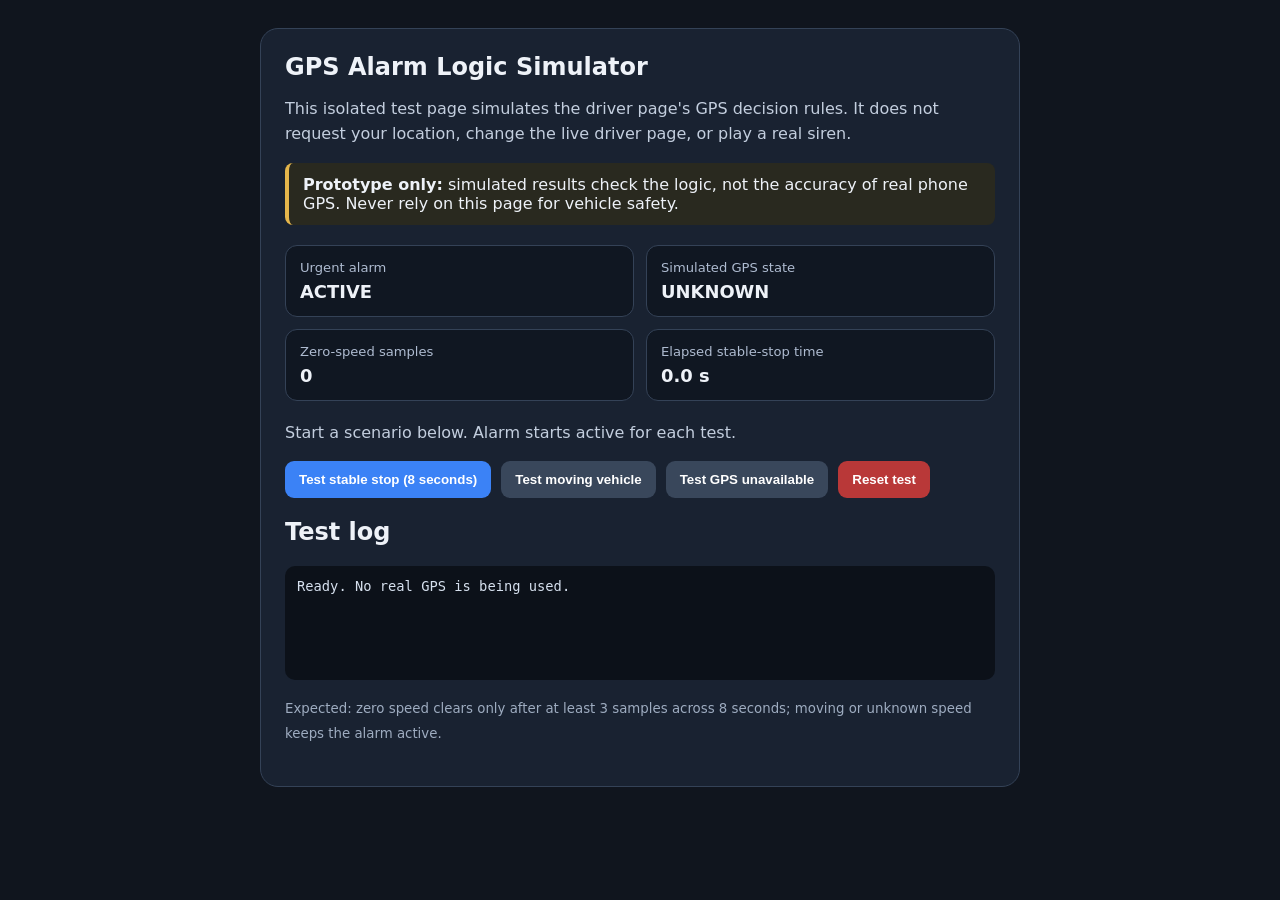
<file: webapp/static/gps-alarm-simulator.html>
<!doctype html>
<html lang="en">
<head>
<meta charset="utf-8">
<meta name="viewport" content="width=device-width,initial-scale=1">
<title>GPS Alarm Logic Simulator — FacialEmotionAI</title>
<style>
:root{color-scheme:dark;font-family:system-ui,-apple-system,Segoe UI,sans-serif;background:#10151e;color:#eef2f8}
body{max-width:760px;margin:0 auto;padding:28px 18px 48px}
main{background:#192231;border:1px solid #344257;border-radius:18px;padding:24px}
h1{font-size:1.5rem;margin-top:0}p{line-height:1.55;color:#c3cede}
.notice{border-left:4px solid #e5b64b;background:#29291f;padding:12px 14px;border-radius:8px}
.stats{display:grid;grid-template-columns:repeat(2,minmax(0,1fr));gap:12px;margin:20px 0}
.stat{background:#101722;border:1px solid #344257;border-radius:12px;padding:14px}
.label{font-size:.82rem;color:#aebbd0}.value{font-size:1.12rem;font-weight:700;margin-top:6px}
.actions{display:flex;flex-wrap:wrap;gap:10px;margin-top:16px}
button{border:0;border-radius:9px;padding:11px 14px;font-weight:650;cursor:pointer;background:#3b82f6;color:white}
button.secondary{background:#39475b}button.danger{background:#b93838}
button:disabled{opacity:.5;cursor:not-allowed}
#log{white-space:pre-wrap;background:#0c1119;padding:12px;border-radius:10px;min-height:90px;font-family:ui-monospace,monospace;font-size:.86rem;color:#d6e0ee}
small{color:#9eacc0}
@media(max-width:520px){.stats{grid-template-columns:1fr}main{padding:17px}}
</style>
</head>
<body>
<main>
<h1>GPS Alarm Logic Simulator</h1>
<p>This isolated test page simulates the driver page's GPS decision rules. It does not request your location, change the live driver page, or play a real siren.</p>
<div class="notice"><strong>Prototype only:</strong> simulated results check the logic, not the accuracy of real phone GPS. Never rely on this page for vehicle safety.</div>
<div class="stats" aria-live="polite">
  <div class="stat"><div class="label">Urgent alarm</div><div class="value" id="alarm">ACTIVE</div></div>
  <div class="stat"><div class="label">Simulated GPS state</div><div class="value" id="motion">UNKNOWN</div></div>
  <div class="stat"><div class="label">Zero-speed samples</div><div class="value" id="samples">0</div></div>
  <div class="stat"><div class="label">Elapsed stable-stop time</div><div class="value" id="elapsed">0.0 s</div></div>
</div>
<p id="status">Start a scenario below. Alarm starts active for each test.</p>
<div class="actions">
<button id="zero">Test stable stop (8 seconds)</button>
<button id="moving" class="secondary">Test moving vehicle</button>
<button id="unknown" class="secondary">Test GPS unavailable</button>
<button id="reset" class="danger">Reset test</button>
</div>
<h2>Test log</h2>
<div id="log" role="status">Ready. No real GPS is being used.</div>
<p><small>Expected: zero speed clears only after at least 3 samples across 8 seconds; moving or unknown speed keeps the alarm active.</small></p>
</main>
<script>
"use strict";
const el=id=>document.getElementById(id);
let alarmActive=true, timer=null, startedAt=null, samples=0;
function log(message){const stamp=new Date().toLocaleTimeString();el("log").textContent=stamp+" — "+message+"\n"+el("log").textContent;}
function render(){
 el("alarm").textContent=alarmActive?"ACTIVE":"CLEARED";
 el("motion").textContent=startedAt===null?"UNKNOWN":(samples>0?"STATIONARY (SIMULATED)":"UNKNOWN");
 el("samples").textContent=String(samples);
 el("elapsed").textContent=startedAt===null?"0.0 s":((Date.now()-startedAt)/1000).toFixed(1)+" s";
}
function stopTimer(){if(timer!==null){clearInterval(timer);timer=null;}}
function reset(message="Test reset. Alarm is active; GPS state is unknown."){
 stopTimer();alarmActive=true;startedAt=null;samples=0;
 el("status").textContent=message;render();log(message);
}
function runZeroTest(){
 reset("Simulating reliable near-zero GPS speed. This test takes about 8 seconds.");
 startedAt=Date.now();samples=1;render();log("Simulated speed = 0.0 m/s, accuracy = 10 m (sample 1).");
 timer=setInterval(()=>{
   if(!alarmActive){stopTimer();return;}
   samples++;render();
   log("Simulated speed = 0.0 m/s, accuracy = 10 m (sample "+samples+").");
   const elapsed=Date.now()-startedAt;
   if(samples>=3&&elapsed>=8000){
     alarmActive=false;stopTimer();render();
     el("status").textContent="PASS: alarm cleared after stable simulated stop (3+ samples and at least 8 seconds).";
     log("PASS: simulated stationary condition acknowledged; alarm cleared.");
   }
 },2500);
}
function runMovingTest(){
 reset("Simulating non-zero speed. The urgent alarm should stay active.");
 startedAt=Date.now();samples=0;el("motion").textContent="MOVING (SIMULATED)";
 render();el("motion").textContent="MOVING (SIMULATED)";
 log("Simulated speed = 8.0 m/s, accuracy = 10 m. Alarm must remain active.");
 setTimeout(()=>{
   if(alarmActive&&startedAt!==null){
    el("motion").textContent="MOVING (SIMULATED)";
    el("status").textContent=alarmActive?"PASS: alarm remained active while simulated speed was non-zero.":"FAIL: alarm cleared unexpectedly.";
    log(alarmActive?"PASS: non-zero speed did not clear alarm.":"FAIL: alarm cleared unexpectedly.");
   }
 },1200);
}
function runUnknownTest(){
 reset("Simulating unavailable/unreliable GPS. Unknown speed must not clear the alarm.");
 el("motion").textContent="UNKNOWN";
 log("Simulated speed = null / GPS unavailable. Alarm must remain active.");
 setTimeout(()=>{
   el("motion").textContent="UNKNOWN";
   el("status").textContent=alarmActive?"PASS: alarm remained active because speed was unknown.":"FAIL: alarm cleared unexpectedly.";
   log(alarmActive?"PASS: unknown speed did not clear alarm.":"FAIL: alarm cleared unexpectedly.");
 },1200);
}
el("zero").addEventListener("click",runZeroTest);
el("moving").addEventListener("click",runMovingTest);
el("unknown").addEventListener("click",runUnknownTest);
el("reset").addEventListener("click",()=>reset());
render();
</script>
</body>
</html>
</file>
<file: docs/style.css>
:root{
  color-scheme:dark;
  --bg:#050b14;
  --card:#0b1829;
  --line:rgba(137,186,255,.18);
  --text:#eef6ff;
  --muted:#93a7bd;
  --accent:#50d7ff;
  --accent2:#8b7cff;
  --danger:#ff6c7b;
}
*{box-sizing:border-box}
body{
  margin:0;
  min-height:100vh;
  font-family:Inter,ui-sans-serif,system-ui,-apple-system,BlinkMacSystemFont,"Segoe UI",sans-serif;
  background:
    radial-gradient(circle at 15% 0%,rgba(80,215,255,.13),transparent 30%),
    radial-gradient(circle at 90% 15%,rgba(139,124,255,.12),transparent 30%),
    var(--bg);
  color:var(--text);
}
.wrap{width:min(1120px,calc(100% - 24px));margin:0 auto;padding:30px 0 50px}
header{display:flex;align-items:flex-start;justify-content:space-between;gap:20px;margin-bottom:24px}
.eyebrow{font-size:.75rem;letter-spacing:.15em;color:var(--accent);font-weight:800}
h1{font-size:clamp(2rem,5vw,4.5rem);line-height:.96;letter-spacing:-.05em;margin:10px 0 14px}
.lead{color:var(--muted);line-height:1.7;max-width:760px}
.github{color:var(--text);text-decoration:none;border:1px solid var(--line);border-radius:12px;padding:10px 14px;background:rgba(255,255,255,.03)}
.panel{display:grid;grid-template-columns:1.4fr .6fr;gap:14px;border:1px solid var(--line);background:rgba(12,25,43,.72);padding:14px;border-radius:24px}
.camera{position:relative;overflow:hidden;border-radius:18px;background:#000;min-height:430px}
video{width:100%;height:100%;min-height:430px;object-fit:cover;display:block}
.overlay{position:absolute;inset:0;display:grid;place-items:center;color:var(--muted);pointer-events:none;text-align:center;padding:20px}
.result{border:1px solid var(--line);background:var(--card);border-radius:18px;padding:20px}
.kicker{font-size:.74rem;letter-spacing:.1em;text-transform:uppercase;color:var(--muted)}
.emotion{font-size:2.4rem;font-weight:850;text-transform:capitalize;letter-spacing:-.04em;margin-top:7px}
.confidence{color:var(--accent);font-size:1.1rem;margin-top:4px}
.reliability{font-size:.78rem;letter-spacing:.08em;color:#62e5ae;margin:9px 0 18px}
.bar{margin:11px 0}
.bar-head{display:flex;justify-content:space-between;color:var(--muted);font-size:.8rem;margin-bottom:5px}
.track{height:8px;border-radius:999px;background:rgba(255,255,255,.06);overflow:hidden}
.fill{height:100%;border-radius:inherit;background:linear-gradient(90deg,var(--accent2),var(--accent))}
.spoof{border-top:1px solid var(--line);margin-top:18px;padding-top:13px;color:var(--muted);font-size:.84rem}
.controls{display:flex;gap:10px;flex-wrap:wrap;margin:16px 0}
button{border:1px solid var(--line);background:rgba(255,255,255,.04);color:var(--text);border-radius:12px;padding:11px 15px;cursor:pointer;font:inherit}
button.primary{background:linear-gradient(135deg,var(--accent),#8aeaff);color:#00121b;border:0;font-weight:800}
button.danger{background:rgba(255,108,123,.14);color:#ffe9ec;border-color:rgba(255,108,123,.25)}
button:disabled{opacity:.5;cursor:wait}
.status{color:var(--muted)}
.note{margin-top:28px;padding:18px;border:1px solid var(--line);border-radius:16px;color:var(--muted);line-height:1.7;background:rgba(255,255,255,.025)}
.note strong{color:var(--text)}
@media(max-width:820px){
  header{flex-direction:column}
  .panel{grid-template-columns:1fr}
  .camera,video{min-height:330px}
}
@media(max-width:520px){
  .wrap{width:min(100% - 16px,1120px);padding-top:18px}
  .panel{padding:8px;border-radius:18px}
  .camera,video{min-height:290px}
  .result{padding:16px}
  .github{display:none}
}

.header-actions{display:flex;align-items:center;gap:10px;flex-wrap:wrap;justify-content:flex-end}
.backend-badge{display:inline-flex;align-items:center;gap:8px;padding:9px 12px;border:1px solid var(--line);border-radius:999px;color:var(--muted);font-size:.8rem;background:rgba(255,255,255,.03)}
.backend-badge:before{content:"";width:7px;height:7px;border-radius:50%;background:#f4bd50;display:inline-block}
.backend-badge.online{color:#9af2c9;border-color:rgba(98,229,174,.3)}
.backend-badge.online:before{background:#62e5ae}
.backend-badge.offline{color:#ffb4bd;border-color:rgba(255,108,123,.3)}
.backend-badge.offline:before{background:#ff6c7b}
@media(max-width:820px){.header-actions{justify-content:flex-start}}
</file>
